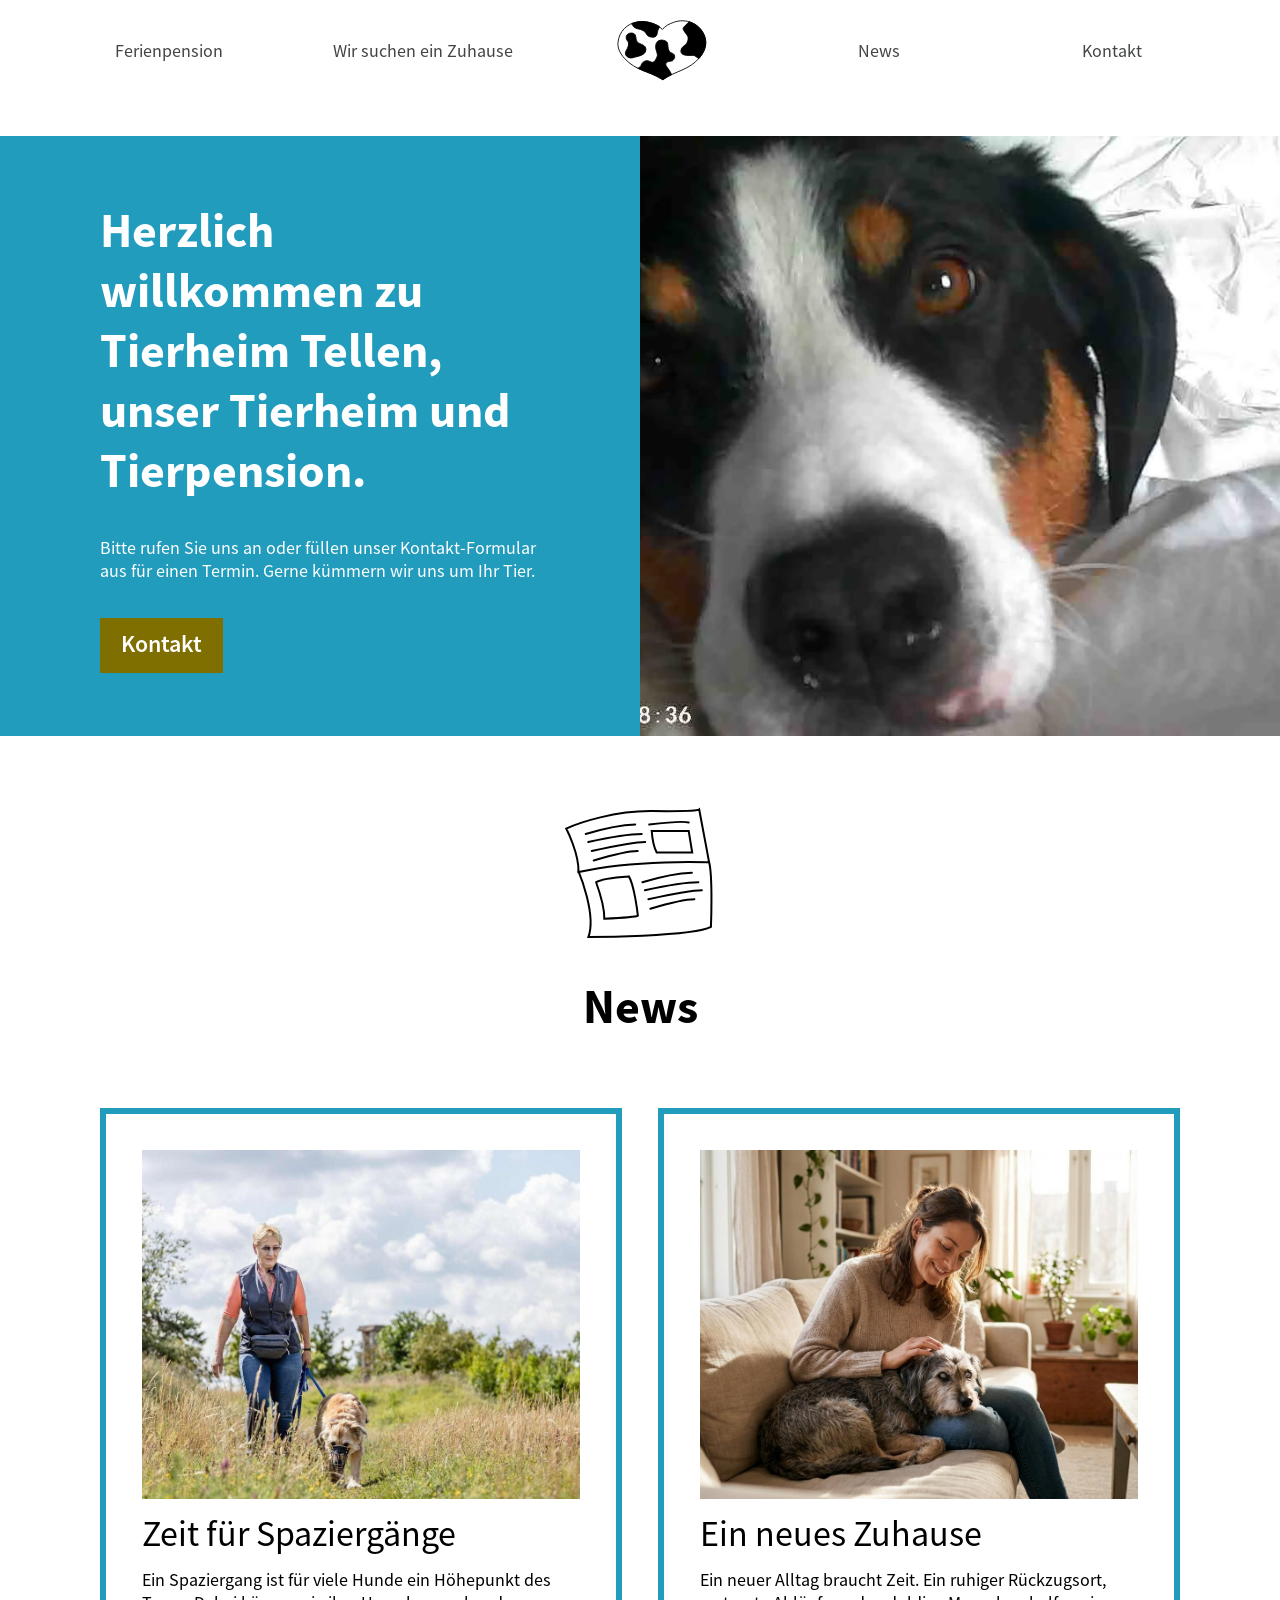
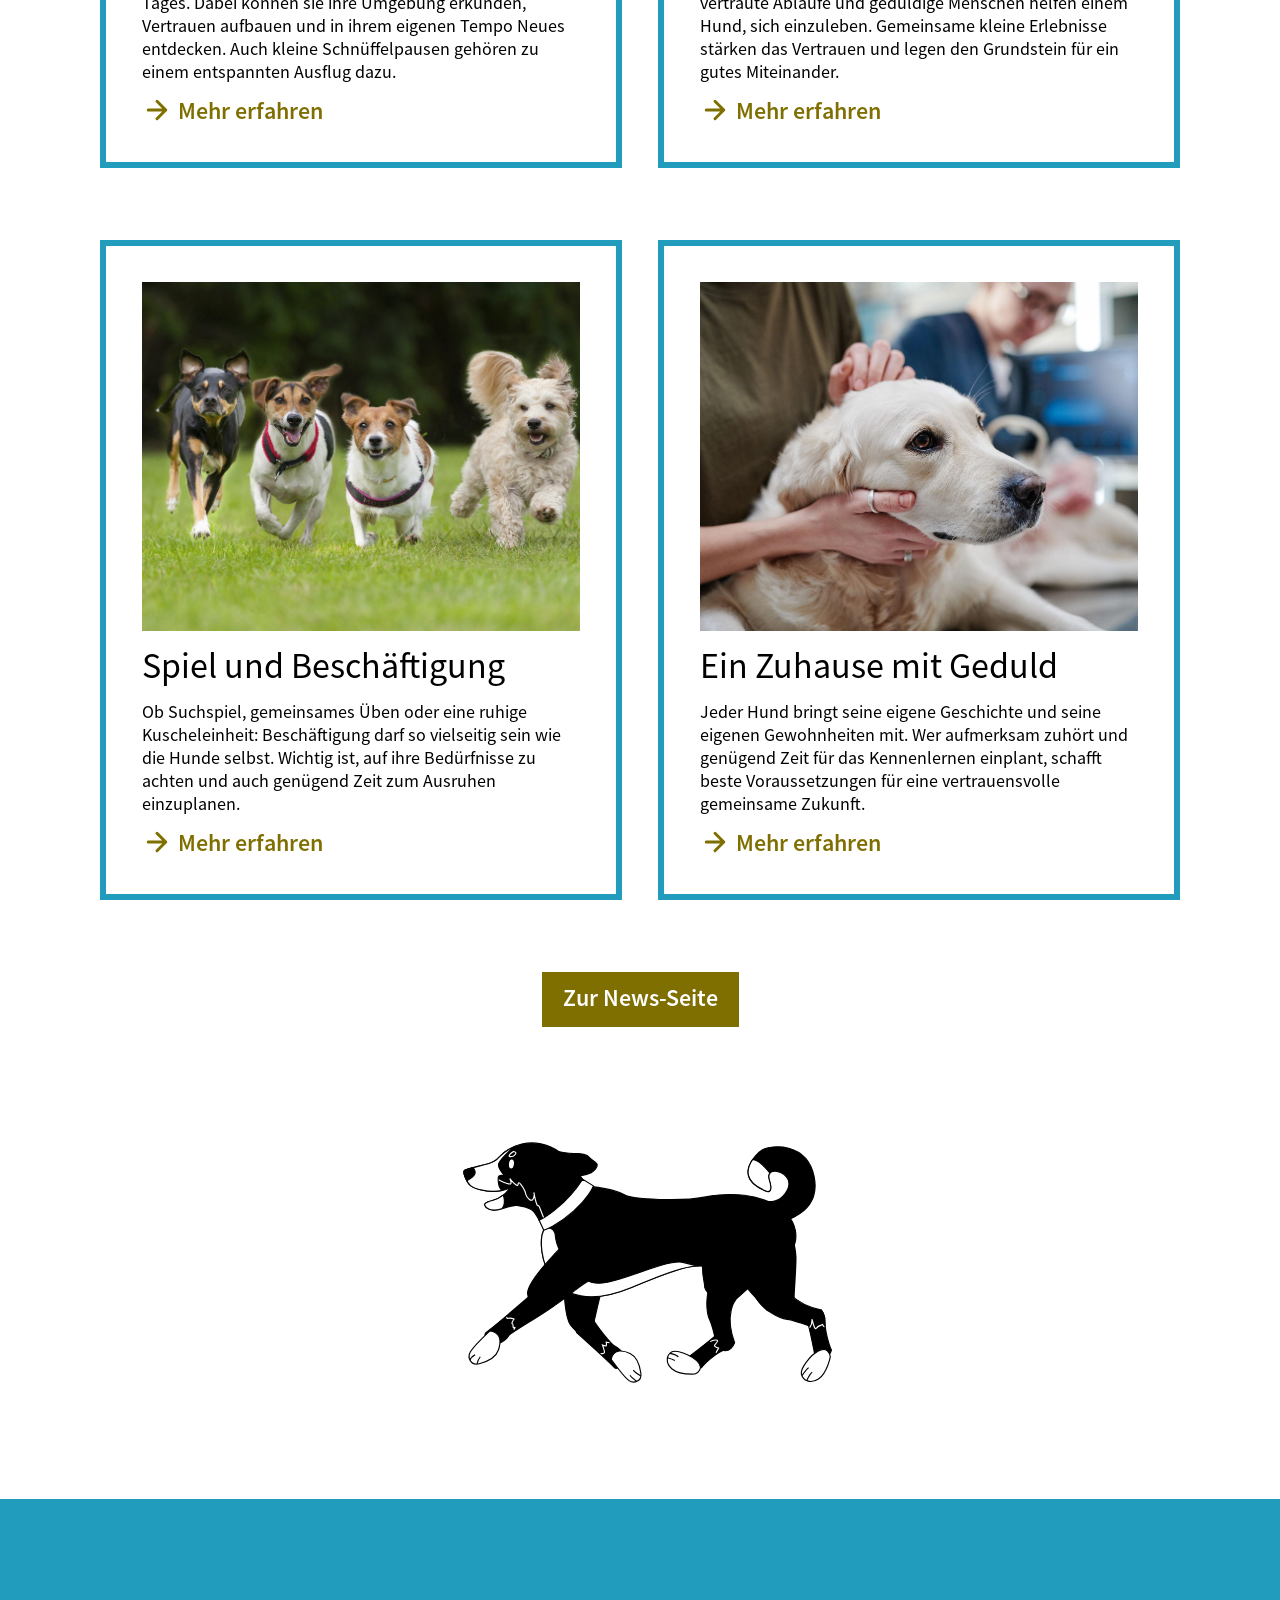
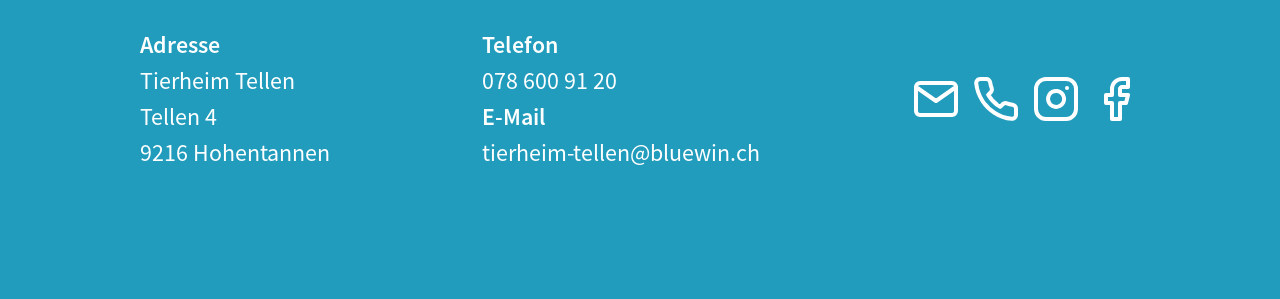
<file: index.html>
<!doctype html>
<html lang="de">
<head>
  <meta charset="utf-8">
  <meta name="viewport" content="width=device-width, initial-scale=1">
  <meta name="description" content="Willkommen im Tierheim Tellen, Ihrem Tierheim und Ihrer Tierpension.">
  <title>Tierheim Tellen</title>
  <link rel="stylesheet" href="css/styles.css">
  <script src="js/main.js" defer></script>
</head>
<body>
  <header class="site-header">
    <nav class="navigation" aria-label="Hauptnavigation">
      <span class="nav-item nav-desktop">Ferienpension</span>
      <a class="nav-item nav-desktop" href="hunde.html">Wir suchen ein Zuhause</a>
      <a class="site-logo" href="index.html" aria-label="Tierheim Tellen – Startseite" data-animation="assets/animations/heart-[better-lottie].svg" data-animation-mode="heart"><img src="assets/icons/logo.svg" alt="" width="105" height="67"></a>
      <span class="nav-item nav-desktop">News</span>
      <a class="nav-item nav-desktop" href="kontakt.html">Kontakt</a>
      <button class="menu-toggle" type="button" aria-expanded="false" aria-controls="mobile-menu" aria-label="Menü öffnen"><span></span><span></span><span></span></button>
      <div class="mobile-menu" id="mobile-menu" hidden>
        <span class="nav-item">Ferienpension</span>
        <a class="nav-item" href="hunde.html">Wir suchen ein Zuhause</a>
        <a class="nav-item" href="index.html">News</a>
        <a class="nav-item" href="kontakt.html">Kontakt</a>
      </div>
    </nav>
  </header>
  <main>
    <section class="hero hero--home" aria-labelledby="home-title">
      <div class="hero__copy">
        <h1 id="home-title">Herzlich willkommen zu Tierheim Tellen, unser Tierheim und Tierpension.</h1>
        <p>Bitte rufen Sie uns an oder füllen unser Kontakt-Formular aus für einen Termin. Gerne kümmern wir uns um Ihr Tier.</p>
        <a class="button button--primary" href="kontakt.html">Kontakt</a>
      </div>
      <img class="hero__image" src="assets/images/home-hero.jpg" alt="Hund im Tierheim">
    </section>
    <section class="content-section news-section" aria-labelledby="news-title">
      <div class="illustration illustration--news" data-animation="assets/animations/newspaper-[better-lottie].svg"><img src="assets/illustrations/news.svg" alt="" width="142" height="65"></div>
      <h2 class="section-title" id="news-title">News</h2>
      <div class="card-grid">
        <article class="card news-card">
          <img class="card__image" src="assets/images/news2.jpeg" alt="Frau und Hund auf einem Spaziergang">
          <h3>Zeit für Spaziergänge</h3>
          <p>Ein Spaziergang ist für viele Hunde ein Höhepunkt des Tages. Dabei können sie ihre Umgebung erkunden, Vertrauen aufbauen und in ihrem eigenen Tempo Neues entdecken. Auch kleine Schnüffelpausen gehören zu einem entspannten Ausflug dazu.</p>
          <span class="text-action"><img src="assets/icons/arrow.svg" alt="" width="30" height="30">Mehr erfahren</span>
        </article>
        <article class="card news-card">
          <img class="card__image" src="assets/images/news1.jpeg" alt="Frau streichelt einen Hund auf dem Sofa">
          <h3>Ein neues Zuhause</h3>
          <p>Ein neuer Alltag braucht Zeit. Ein ruhiger Rückzugsort, vertraute Abläufe und geduldige Menschen helfen einem Hund, sich einzuleben. Gemeinsame kleine Erlebnisse stärken das Vertrauen und legen den Grundstein für ein gutes Miteinander.</p>
          <span class="text-action"><img src="assets/icons/arrow.svg" alt="" width="30" height="30">Mehr erfahren</span>
        </article>
        <article class="card news-card card--desktop">
          <img class="card__image" src="assets/images/news3.jpeg" alt="Vier Hunde laufen über eine Wiese">
          <h3>Spiel und Beschäftigung</h3>
          <p>Ob Suchspiel, gemeinsames Üben oder eine ruhige Kuscheleinheit: Beschäftigung darf so vielseitig sein wie die Hunde selbst. Wichtig ist, auf ihre Bedürfnisse zu achten und auch genügend Zeit zum Ausruhen einzuplanen.</p>
          <span class="text-action"><img src="assets/icons/arrow.svg" alt="" width="30" height="30">Mehr erfahren</span>
        </article>
        <article class="card news-card card--desktop">
          <img class="card__image" src="assets/images/news4.jpeg" alt="Ein Hund wird gestreichelt">
          <h3>Ein Zuhause mit Geduld</h3>
          <p>Jeder Hund bringt seine eigene Geschichte und seine eigenen Gewohnheiten mit. Wer aufmerksam zuhört und genügend Zeit für das Kennenlernen einplant, schafft beste Voraussetzungen für eine vertrauensvolle gemeinsame Zukunft.</p>
          <span class="text-action"><img src="assets/icons/arrow.svg" alt="" width="30" height="30">Mehr erfahren</span>
        </article>
      </div>
      <span class="button button--primary button--unavailable">Zur News-Seite</span>
    </section>
    <div class="illustration illustration--running" data-animation="assets/animations/261031_dog_run-[better-lottie].svg"><img src="assets/illustrations/running-dog.svg" alt="" width="566" height="400"></div>
  </main>
  <footer class="site-footer">
    <div class="footer-block"><strong>Adresse</strong><span>Tierheim Tellen<br>Tellen 4<br>9216 Hohentannen</span></div>
    <div class="footer-block"><strong>Telefon</strong><span>078 600 91 20</span><strong>E-Mail</strong><span>tierheim-tellen@bluewin.ch</span></div>
    <div class="social-icons" aria-label="Kontakt und soziale Medien">
      <span class="social-icon"><img src="assets/icons/mail.svg" alt="E-Mail" width="44" height="36"></span><img src="assets/icons/phone.svg" alt="Telefon" width="48" height="48"><img src="assets/icons/instagram.svg" alt="Instagram" width="48" height="48"><img src="assets/icons/facebook.svg" alt="Facebook" width="48" height="48">
    </div>
  </footer>
</body>
</html>
</file>
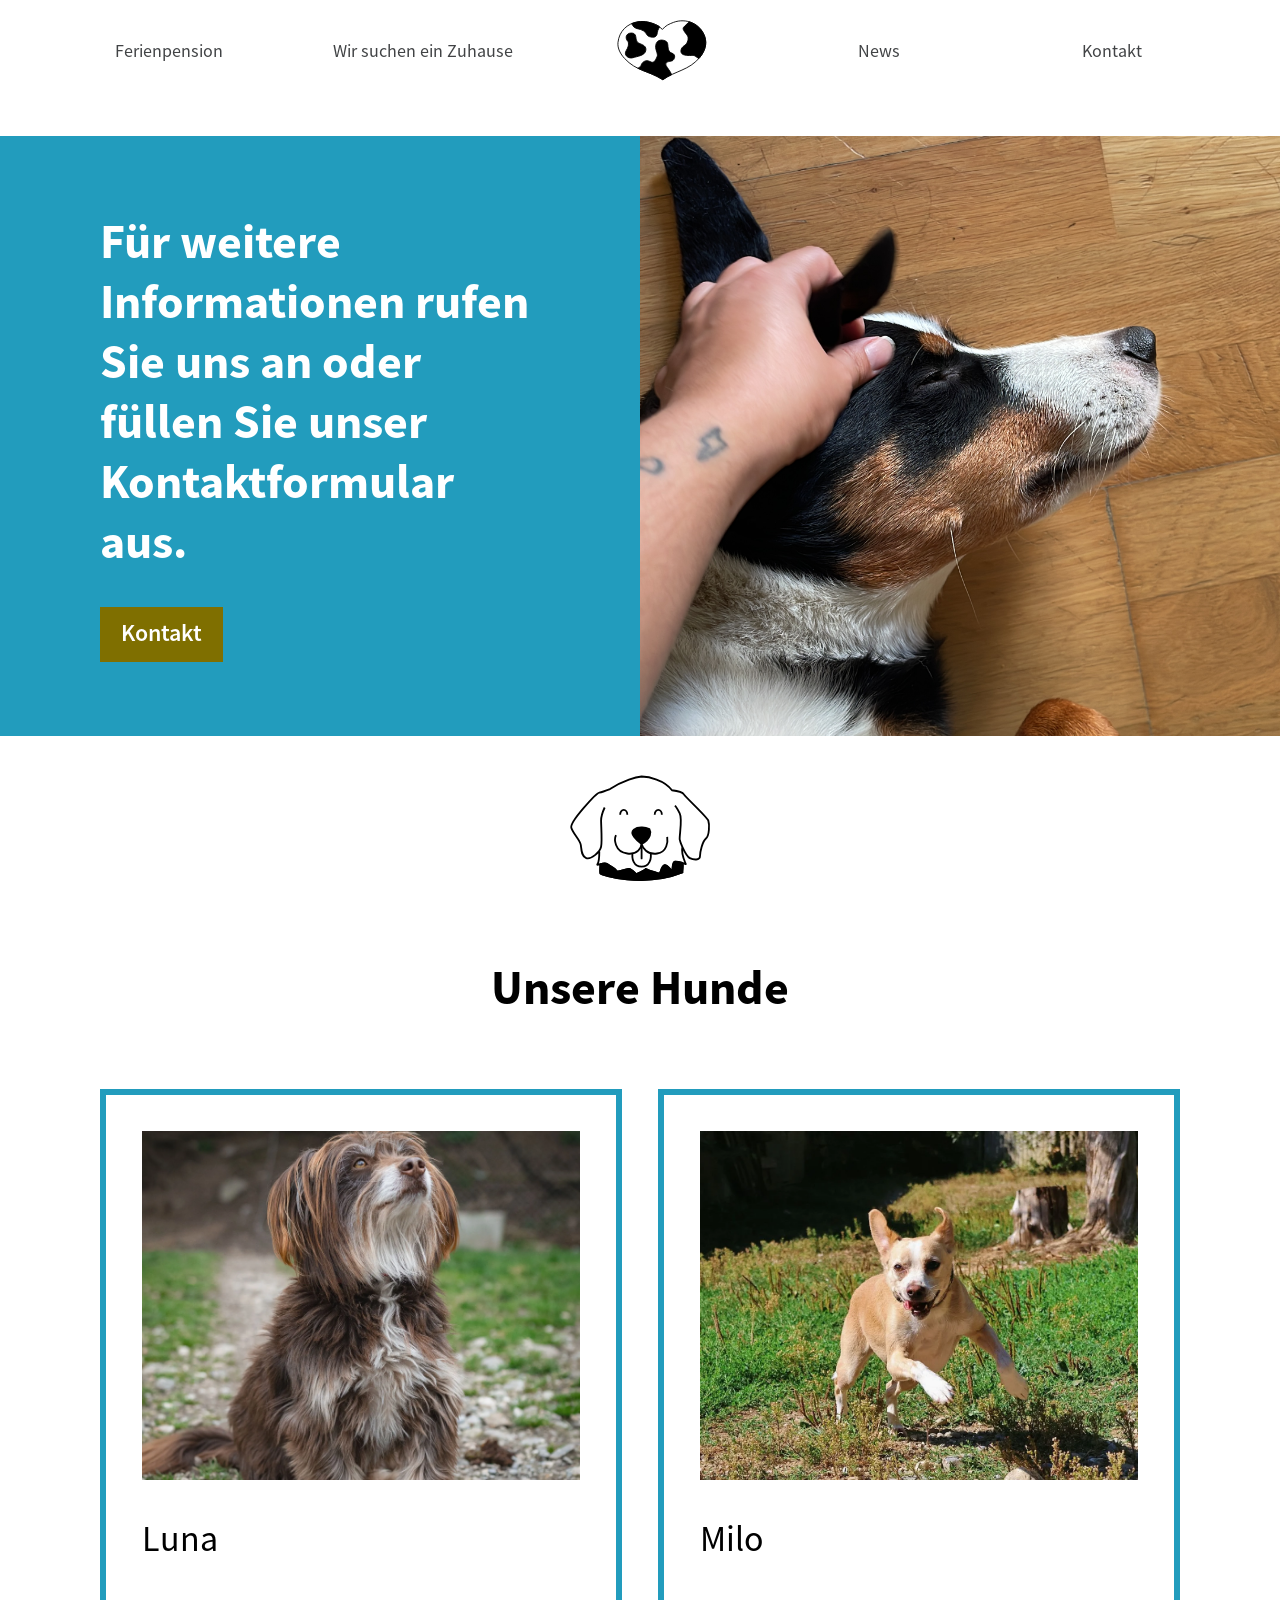
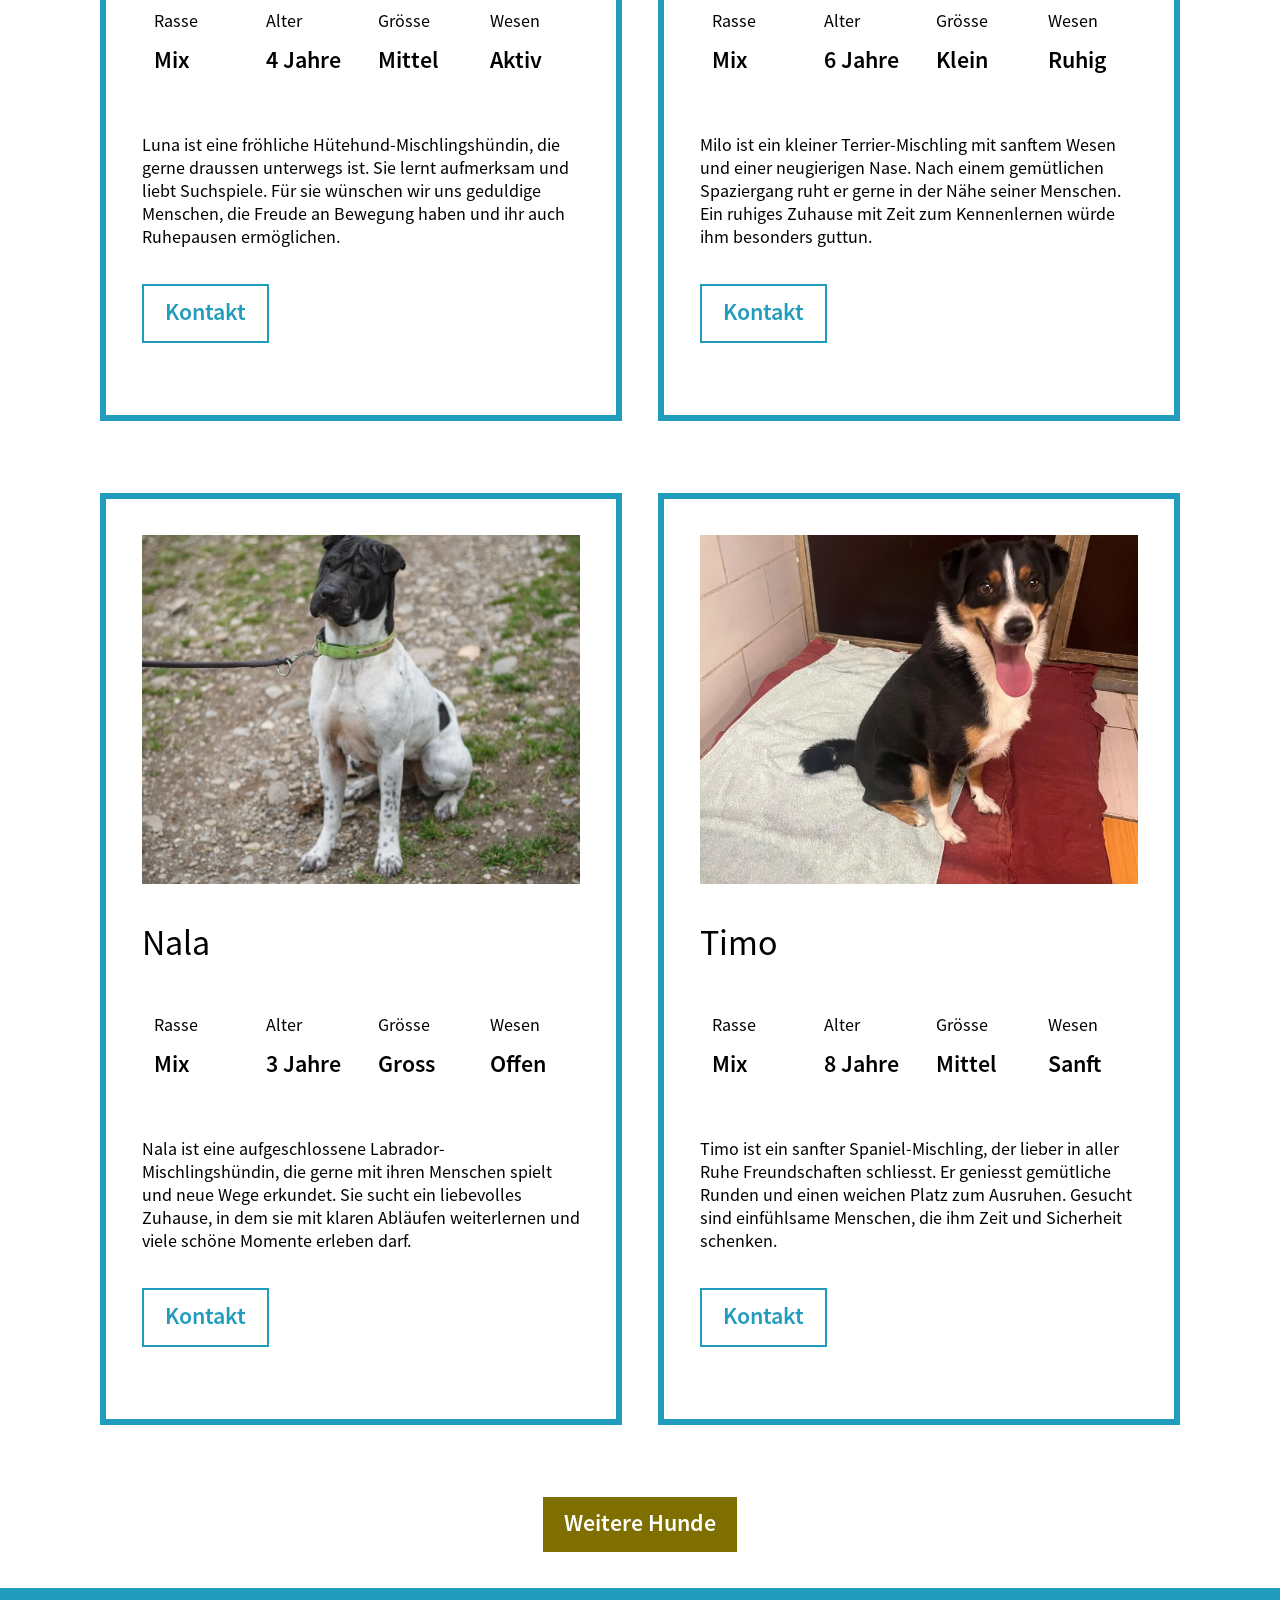
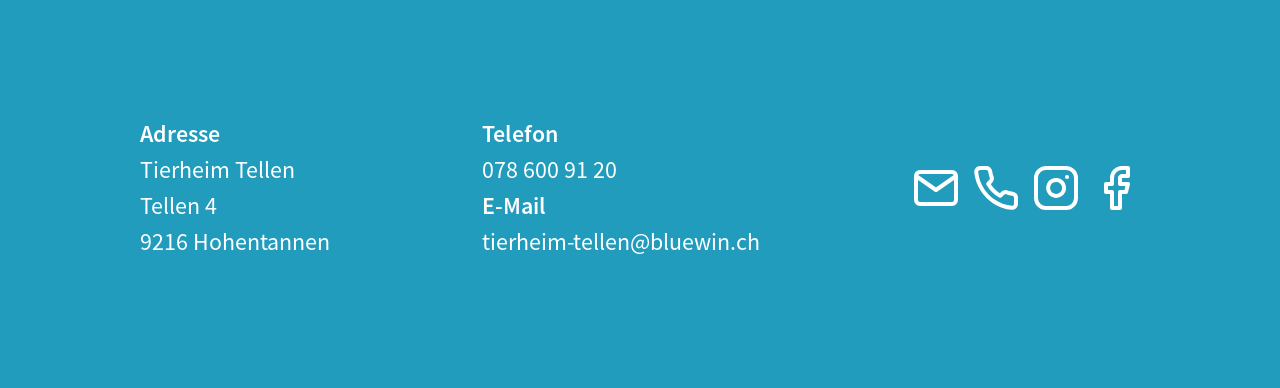
<file: hunde.html>
<!doctype html>
<html lang="de">
<head>
  <meta charset="utf-8">
  <meta name="viewport" content="width=device-width, initial-scale=1">
  <meta name="description" content="Unsere Hunde im Tierheim Tellen.">
  <title>Unsere Hunde – Tierheim Tellen</title>
  <link rel="stylesheet" href="css/styles.css">
  <script src="js/main.js" defer></script>
</head>
<body>
  <header class="site-header">
    <nav class="navigation" aria-label="Hauptnavigation">
      <span class="nav-item nav-desktop">Ferienpension</span>
      <a class="nav-item nav-desktop" href="hunde.html" aria-current="page">Wir suchen ein Zuhause</a>
      <a class="site-logo" href="index.html" aria-label="Tierheim Tellen – Startseite" data-animation="assets/animations/heart-[better-lottie].svg" data-animation-mode="heart"><img src="assets/icons/logo.svg" alt="" width="105" height="67"></a>
      <span class="nav-item nav-desktop">News</span>
      <a class="nav-item nav-desktop" href="kontakt.html">Kontakt</a>
      <button class="menu-toggle" type="button" aria-expanded="false" aria-controls="mobile-menu" aria-label="Menü öffnen"><span></span><span></span><span></span></button>
      <div class="mobile-menu" id="mobile-menu" hidden>
        <span class="nav-item">Ferienpension</span>
        <a class="nav-item" href="hunde.html" aria-current="page">Wir suchen ein Zuhause</a>
        <a class="nav-item" href="index.html">News</a>
        <a class="nav-item" href="kontakt.html">Kontakt</a>
      </div>
    </nav>
  </header>
  <main>
    <section class="hero hero--dogs" aria-labelledby="dogs-intro">
      <div class="hero__copy">
        <h1 id="dogs-intro">Für weitere Informationen rufen Sie uns an oder füllen Sie unser Kontaktformular aus.</h1>
        <a class="button button--primary" href="kontakt.html">Kontakt</a>
      </div>
      <img class="hero__image" src="assets/images/dogs-hero.jpg" alt="Ein Hund wird gestreichelt">
    </section>
    <section class="content-section dogs-section" aria-labelledby="dogs-title">
      <div class="illustration illustration--dog" data-animation="assets/animations/dog_head-2-[better-lottie].svg"><img src="assets/illustrations/dog.svg" alt="" width="150" height="113"></div>
      <h2 class="section-title" id="dogs-title">Unsere Hunde</h2>
      <div class="card-grid">
        <article class="card dog-card">
          <div class="dog-card__heading"><img class="card__image" src="assets/images/luna.webp" alt="Beispielfoto für Luna"><h3>Luna</h3></div>
          <dl class="dog-facts"><div><dt>Rasse</dt><dd>Mix</dd></div><div><dt>Alter</dt><dd>4 Jahre</dd></div><div><dt>Grösse</dt><dd>Mittel</dd></div><div><dt>Wesen</dt><dd>Aktiv</dd></div></dl>
          <p class="dog-card__description">Luna ist eine fröhliche Hütehund-Mischlingshündin, die gerne draussen unterwegs ist. Sie lernt aufmerksam und liebt Suchspiele. Für sie wünschen wir uns geduldige Menschen, die Freude an Bewegung haben und ihr auch Ruhepausen ermöglichen.</p>
          <a class="button button--secondary" href="kontakt.html">Kontakt</a>
        </article>
        <article class="card dog-card">
          <div class="dog-card__heading"><img class="card__image" src="assets/images/milo.webp" alt="Beispielfoto für Milo"><h3>Milo</h3></div>
          <dl class="dog-facts"><div><dt>Rasse</dt><dd>Mix</dd></div><div><dt>Alter</dt><dd>6 Jahre</dd></div><div><dt>Grösse</dt><dd>Klein</dd></div><div><dt>Wesen</dt><dd>Ruhig</dd></div></dl>
          <p class="dog-card__description">Milo ist ein kleiner Terrier-Mischling mit sanftem Wesen und einer neugierigen Nase. Nach einem gemütlichen Spaziergang ruht er gerne in der Nähe seiner Menschen. Ein ruhiges Zuhause mit Zeit zum Kennenlernen würde ihm besonders guttun.</p>
          <a class="button button--secondary" href="kontakt.html">Kontakt</a>
        </article>
        <article class="card dog-card card--desktop">
          <div class="dog-card__heading"><img class="card__image" src="assets/images/nala.webp" alt="Beispielfoto für Nala"><h3>Nala</h3></div>
          <dl class="dog-facts"><div><dt>Rasse</dt><dd>Mix</dd></div><div><dt>Alter</dt><dd>3 Jahre</dd></div><div><dt>Grösse</dt><dd>Gross</dd></div><div><dt>Wesen</dt><dd>Offen</dd></div></dl>
          <p class="dog-card__description">Nala ist eine aufgeschlossene Labrador-Mischlingshündin, die gerne mit ihren Menschen spielt und neue Wege erkundet. Sie sucht ein liebevolles Zuhause, in dem sie mit klaren Abläufen weiterlernen und viele schöne Momente erleben darf.</p>
          <a class="button button--secondary" href="kontakt.html">Kontakt</a>
        </article>
        <article class="card dog-card card--desktop">
          <div class="dog-card__heading"><img class="card__image" src="assets/images/timo.webp" alt="Beispielfoto für Timo"><h3>Timo</h3></div>
          <dl class="dog-facts"><div><dt>Rasse</dt><dd>Mix</dd></div><div><dt>Alter</dt><dd>8 Jahre</dd></div><div><dt>Grösse</dt><dd>Mittel</dd></div><div><dt>Wesen</dt><dd>Sanft</dd></div></dl>
          <p class="dog-card__description">Timo ist ein sanfter Spaniel-Mischling, der lieber in aller Ruhe Freundschaften schliesst. Er geniesst gemütliche Runden und einen weichen Platz zum Ausruhen. Gesucht sind einfühlsame Menschen, die ihm Zeit und Sicherheit schenken.</p>
          <a class="button button--secondary" href="kontakt.html">Kontakt</a>
        </article>
      </div>
      <span class="button button--primary button--unavailable">Weitere Hunde</span>
    </section>
  </main>
  <footer class="site-footer">
    <div class="footer-block"><strong>Adresse</strong><span>Tierheim Tellen<br>Tellen 4<br>9216 Hohentannen</span></div>
    <div class="footer-block"><strong>Telefon</strong><span>078 600 91 20</span><strong>E-Mail</strong><span>tierheim-tellen@bluewin.ch</span></div>
    <div class="social-icons" aria-label="Kontakt und soziale Medien">
      <span class="social-icon"><img src="assets/icons/mail.svg" alt="E-Mail" width="44" height="36"></span><img src="assets/icons/phone.svg" alt="Telefon" width="48" height="48"><img src="assets/icons/instagram.svg" alt="Instagram" width="48" height="48"><img src="assets/icons/facebook.svg" alt="Facebook" width="48" height="48">
    </div>
  </footer>
</body>
</html>
</file>
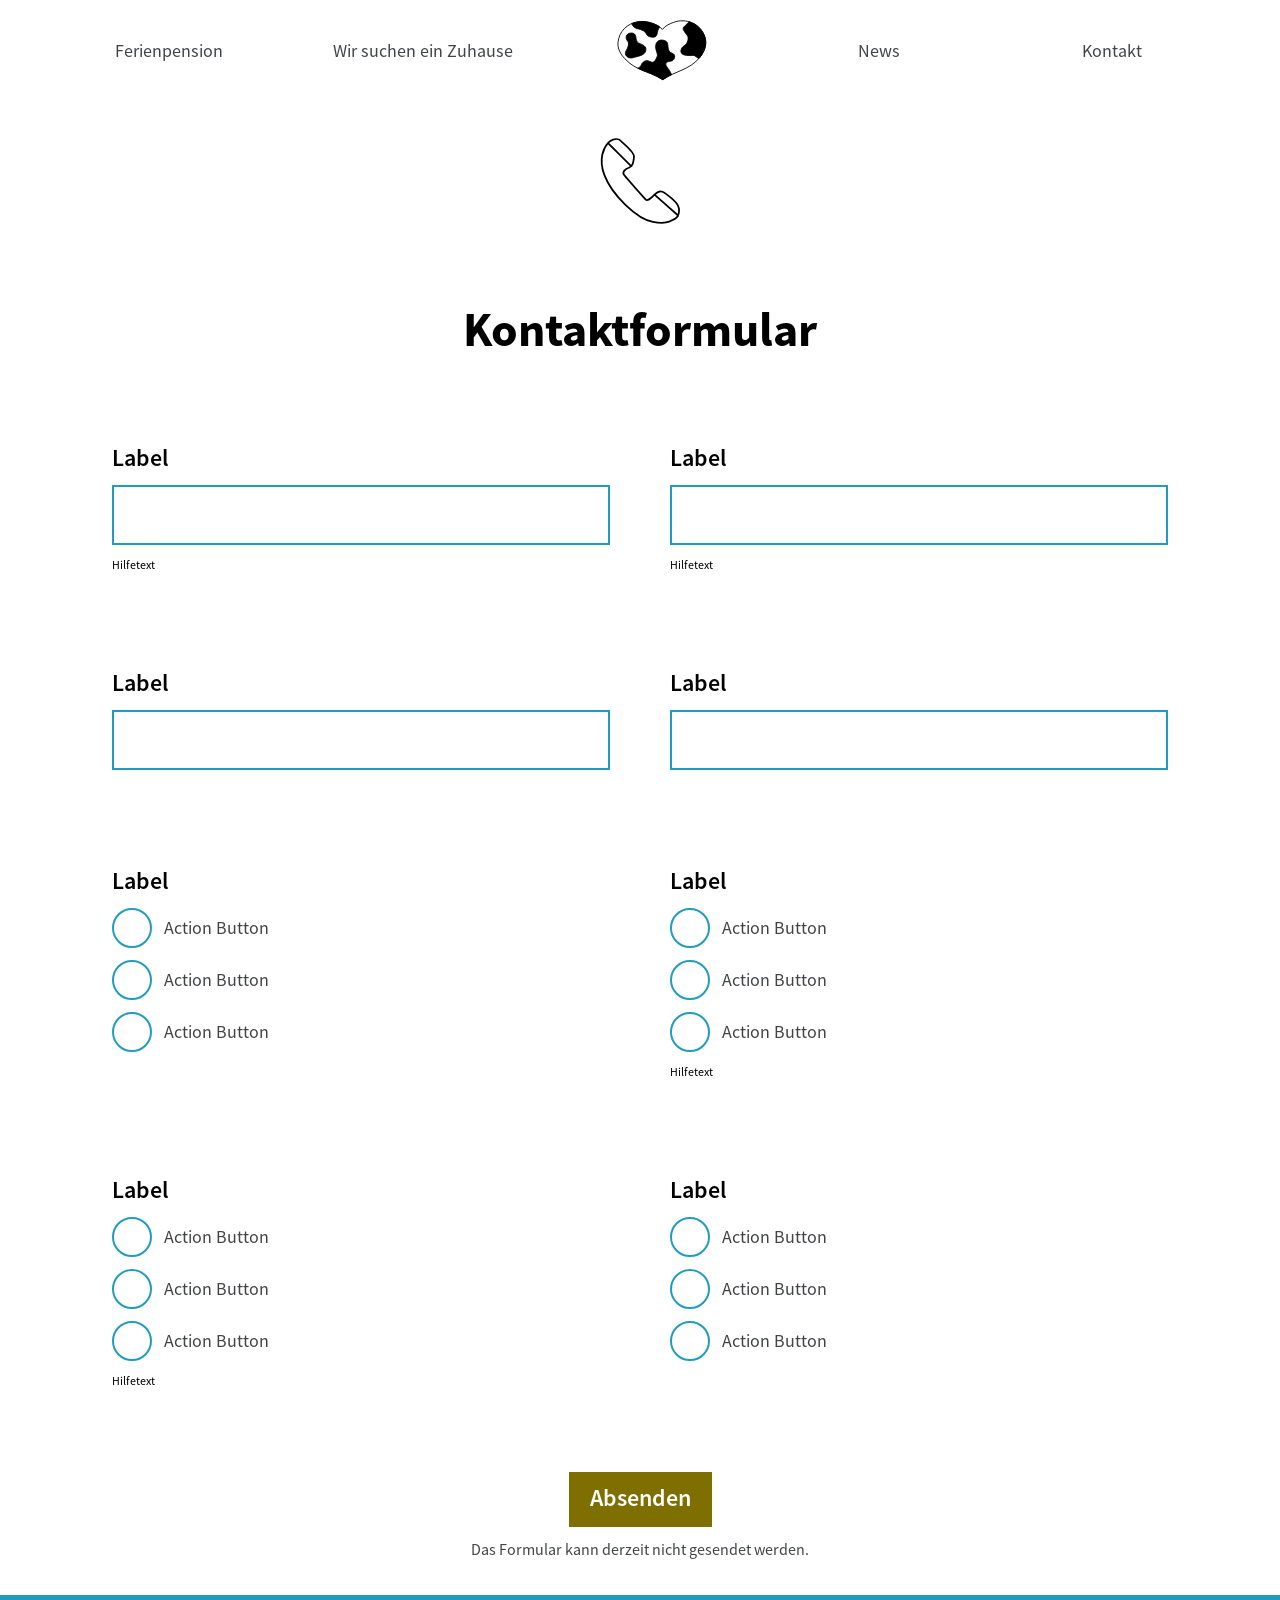
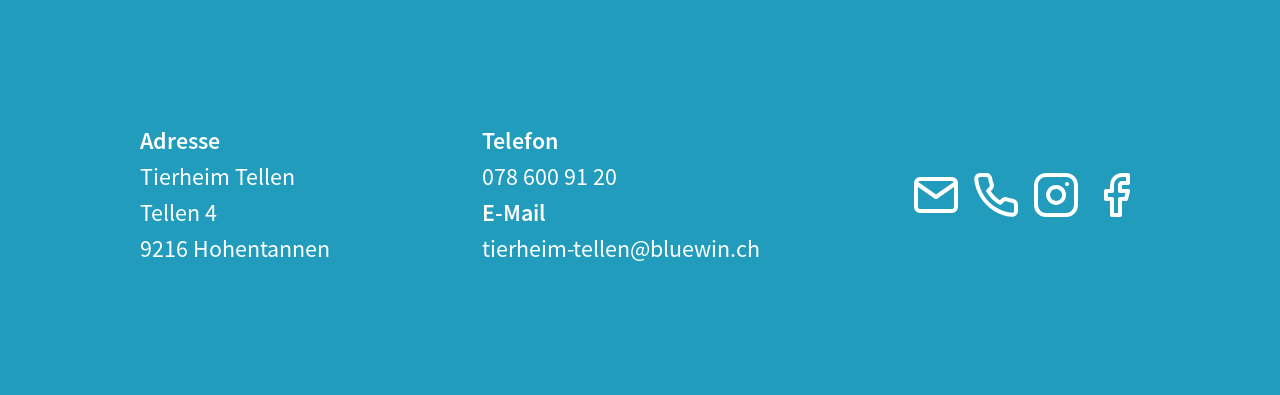
<file: kontakt.html>
<!doctype html>
<html lang="de">
<head>
  <meta charset="utf-8">
  <meta name="viewport" content="width=device-width, initial-scale=1">
  <meta name="description" content="Kontaktformular des Tierheims Tellen.">
  <title>Kontakt – Tierheim Tellen</title>
  <link rel="stylesheet" href="css/styles.css">
  <script src="js/main.js" defer></script>
</head>
<body>
  <header class="site-header">
    <nav class="navigation" aria-label="Hauptnavigation">
      <span class="nav-item nav-desktop">Ferienpension</span>
      <a class="nav-item nav-desktop" href="hunde.html">Wir suchen ein Zuhause</a>
      <a class="site-logo" href="index.html" aria-label="Tierheim Tellen – Startseite" data-animation="assets/animations/heart-[better-lottie].svg" data-animation-mode="heart"><img src="assets/icons/logo.svg" alt="" width="105" height="67"></a>
      <span class="nav-item nav-desktop">News</span>
      <a class="nav-item nav-desktop" href="kontakt.html" aria-current="page">Kontakt</a>
      <button class="menu-toggle" type="button" aria-expanded="false" aria-controls="mobile-menu" aria-label="Menü öffnen"><span></span><span></span><span></span></button>
      <div class="mobile-menu" id="mobile-menu" hidden>
        <span class="nav-item">Ferienpension</span>
        <a class="nav-item" href="hunde.html">Wir suchen ein Zuhause</a>
        <a class="nav-item" href="index.html">News</a>
        <a class="nav-item" href="kontakt.html" aria-current="page">Kontakt</a>
      </div>
    </nav>
  </header>
  <main>
    <section class="content-section contact-section" aria-labelledby="contact-title">
      <div class="illustration illustration--contact" data-animation="assets/animations/phone-[better-lottie].svg">
        <img
          src="assets/illustrations/contact.svg"
          alt="Telefon-Illustration"
          class="phone-animation"
        >
</div>
      <h1 class="section-title" id="contact-title">Kontaktformular</h1>
      <form class="contact-form" aria-describedby="form-note">
        <div class="form-grid">
          <div class="form-field"><label for="field-1">Label</label><input id="field-1" name="field-1" type="text" aria-describedby="help-1"><small id="help-1">Hilfetext</small></div>
          <div class="form-field"><label for="field-2">Label</label><input id="field-2" name="field-2" type="text" aria-describedby="help-2"><small id="help-2">Hilfetext</small></div>
          <div class="form-field"><label for="field-3">Label</label><input id="field-3" name="field-3" type="text"></div>
          <div class="form-field"><label for="field-4">Label</label><input id="field-4" name="field-4" type="text"></div>
          <fieldset class="form-field choice-group"><legend>Label</legend><div class="choice-placeholder"><span></span>Action Button</div><div class="choice-placeholder"><span></span>Action Button</div><div class="choice-placeholder"><span></span>Action Button</div></fieldset>
          <fieldset class="form-field choice-group"><legend>Label</legend><div class="choice-placeholder"><span></span>Action Button</div><div class="choice-placeholder"><span></span>Action Button</div><div class="choice-placeholder"><span></span>Action Button</div><small>Hilfetext</small></fieldset>
          <fieldset class="form-field choice-group"><legend>Label</legend><div class="choice-placeholder"><span></span>Action Button</div><div class="choice-placeholder"><span></span>Action Button</div><div class="choice-placeholder"><span></span>Action Button</div><small>Hilfetext</small></fieldset>
          <fieldset class="form-field choice-group"><legend>Label</legend><div class="choice-placeholder"><span></span>Action Button</div><div class="choice-placeholder"><span></span>Action Button</div><div class="choice-placeholder"><span></span>Action Button</div></fieldset>
        </div>
        <button class="button button--primary" type="submit" disabled aria-describedby="form-note">Absenden</button>
        <p class="form-note" id="form-note">Das Formular kann derzeit nicht gesendet werden.</p>
      </form>
    </section>
  </main>
  <footer class="site-footer">
    <div class="footer-block"><strong>Adresse</strong><span>Tierheim Tellen<br>Tellen 4<br>9216 Hohentannen</span></div>
    <div class="footer-block"><strong>Telefon</strong><span>078 600 91 20</span><strong>E-Mail</strong><span>tierheim-tellen@bluewin.ch</span></div>
    <div class="social-icons" aria-label="Kontakt und soziale Medien">
      <span class="social-icon"><img src="assets/icons/mail.svg" alt="E-Mail" width="44" height="36"></span><img src="assets/icons/phone.svg" alt="Telefon" width="48" height="48"><img src="assets/icons/instagram.svg" alt="Instagram" width="48" height="48"><img src="assets/icons/facebook.svg" alt="Facebook" width="48" height="48">
    </div>
  </footer>
</body>
</html>
</file>
<file: css/styles.css>
@font-face {
  font-family: "Source Sans Pro";
  src: url("../assets/fonts/SourceSansPro-Regular.otf") format("opentype");
  font-style: normal;
  font-weight: 400;
  font-display: swap;
}

@font-face {
  font-family: "Source Sans Pro";
  src: url("../assets/fonts/SourceSansPro-Semibold.otf") format("opentype");
  font-style: normal;
  font-weight: 600;
  font-display: swap;
}

@font-face {
  font-family: "Source Sans Pro";
  src: url("../assets/fonts/SourceSansPro-Bold.otf") format("opentype");
  font-style: normal;
  font-weight: 700;
  font-display: swap;
}

:root {
  --background: #fff;
  --blue: #229cbd;
  --ochre: #7f6f00;
  --green: #7ac844;
  --text: #414345;
  --white: #fff;
  --error: #bd2222;
  --disabled: #cacaca;
  --space: 36px;
}

* { box-sizing: border-box; }
[hidden] { display: none !important; }

body {
  margin: 0;
  background: var(--background);
  color: #000;
  font-family: "Source Sans Pro", sans-serif;
  font-size: 18px;
}

body, main { display: flex; flex-direction: column; gap: var(--space); }
main { align-items: center; }
h1, h2, h3, p, dl, dd { margin: 0; }
a { color: inherit; text-decoration: none; }
img { display: block; max-width: 100%; }
button, input { font: inherit; }
:focus-visible { outline: 3px solid var(--ochre); outline-offset: 4px; }

.site-header { width: 100%; }
.navigation {
  position: relative;
  display: flex;
  align-items: center;
  justify-content: space-between;
  height: 100px;
  padding: 12px 100px;
}

.nav-item {
  color: var(--text);
  text-align: center;
  white-space: nowrap;
}

.nav-desktop { flex: 0 0 137px; }
a.nav-item:hover, a.nav-item:focus-visible { font-weight: 700; }
.site-logo { position: relative; flex: 0 0 105px; }
.site-logo img { width: 105px; height: auto; }
.menu-toggle, .mobile-menu { display: none; }

.hero {
  position: relative;
  width: 100%;
  min-height: 600px;
  display: grid;
  grid-template-columns: 1fr 1fr;
}

.hero__copy {
  display: flex;
  flex-direction: column;
  justify-content: center;
  align-items: flex-start;
  gap: var(--space);
  background: var(--blue);
  color: var(--white);
  padding: 0 100px;
}

.hero h1, .section-title { font-size: 48px; font-weight: 700; line-height: normal; }
.hero__image { position: absolute; top: 0; right: 0; width: 50%; height: 100%; object-fit: cover; }

.button {
  display: inline-flex;
  align-items: center;
  justify-content: center;
  align-self: center;
  border: 0;
  padding: 11px 21px 14px;
  min-height: 55px;
  font-size: 24px;
  font-weight: 600;
  line-height: 30px;
  white-space: nowrap;
}

.hero .button, .dog-card .button { align-self: flex-start; }
.button--primary { background: var(--ochre); color: var(--white); }
a.button--primary:hover, a.button--primary:focus-visible { background: var(--green); }
.button--secondary {
  border: 2px solid var(--blue);
  background: var(--background);
  color: var(--blue);
  min-height: 59px;
}
.button--secondary:hover, .button--secondary:focus-visible { background: var(--blue); color: var(--white); }
.button--unavailable, button:disabled { cursor: default; }

.content-section { width: min(1338px, calc(100% - 102px)); }
.news-section, .dogs-section, .contact-section { display: flex; flex-direction: column; align-items: center; }
.section-title { text-align: center; color: #000; }
.news-section, .dogs-section { gap: 72px; }
.illustration { position: relative; display: grid; place-items: center; flex: none; }
.illustration img { width: 100%; height: 100%; object-fit: contain; }
.animation-object { position: absolute; left: 50%; top: 50%; transform: translate(-50%, -50%); width: 100%; height: 100%; pointer-events: none; visibility: hidden; }
[data-animation-ready] > .animation-object { visibility: visible; }
[data-animation-ready] > img { visibility: hidden; }
.site-logo .animation-object { width: 122.5px; height: 87.5px; }
.illustration--news .animation-object { width: 170px; height: 150px; }
.illustration--news { width: 142px; height: 65px; }
.illustration--dog { width: 150px; height: 112.56px; }
.illustration--contact { width: 90px; height: 90.99px; }
.illustration--running { width: min(566px, 100%); height: 400px; }

.card-grid {
  display: grid;
  grid-template-columns: repeat(2, minmax(0, 620px));
  justify-content: center;
  gap: 72px 36px;
  width: 100%;
}

.card {
  min-width: 0;
  border: 6px solid var(--blue);
  padding: 36px;
}
.card h3 { font-size: 36px; line-height: normal; font-weight: 400; }
.card p { font-size: 18px; line-height: normal; }
.card__image { width: 100%; height: 349px; object-fit: cover; }
.news-card { display: flex; flex-direction: column; gap: 12px; }
.text-action { display: flex; align-items: center; gap: 6px; color: var(--ochre); font-size: 24px; font-weight: 600; }
.text-action img { width: 30px; height: 30px; }

.dog-card { display: flex; flex-direction: column; gap: 36px; padding-bottom: 72px; }
.dog-card__heading { display: flex; flex-direction: column; gap: 36px; }
.dog-facts { display: flex; flex-wrap: wrap; gap: 12px; }
.dog-facts > div { width: 100px; height: 100px; padding: 12px; }
.dog-facts dt { font-size: 18px; }
.dog-facts dd { margin-top: 12px; font-size: 24px; font-weight: 600; }

.contact-section { gap: 72px; }
.contact-form { width: min(1284px, 100%); display: flex; flex-direction: column; align-items: center; gap: 72px; }
.form-grid { display: grid; grid-template-columns: repeat(2, minmax(0, 1fr)); gap: 72px 36px; width: 100%; }
.form-field { display: flex; flex-direction: column; align-items: stretch; gap: 12px; min-width: 0; margin: 0; border: 0; padding: 12px; }
.form-field label, .choice-group legend { padding: 0; font-size: 24px; font-weight: 600; line-height: 30px; }
.form-field input { width: 100%; height: 60px; padding: 8px; border: 2px solid var(--blue); border-radius: 0; background: var(--background); }
.form-field input:focus { outline: none; border-width: 6px; }
.form-field input[aria-invalid="true"] { border: 6px solid var(--error); }
.form-field input:disabled { border-color: var(--disabled); background: var(--disabled); }
.form-field small { font-size: 12px; line-height: 15px; }
.choice-group { gap: 12px; }
.choice-group legend { float: left; width: 100%; }
.choice-placeholder { display: flex; align-items: center; gap: 12px; color: var(--text); }
.choice-placeholder span { display: block; flex: 0 0 40px; width: 40px; height: 40px; border: 2px solid var(--blue); border-radius: 50%; }
.form-note { margin-top: -60px; color: var(--text); text-align: center; font-size: 16px; }

.site-footer {
  display: flex;
  justify-content: center;
  align-items: center;
  gap: 152px;
  min-height: 400px;
  padding: 72px;
  background: var(--blue);
  color: var(--white);
}
.footer-block { display: flex; flex-direction: column; font-size: 24px; line-height: 36px; }
.footer-block strong { font-weight: 600; }
.social-icons { display: flex; gap: 12px; align-items: center; }
.social-icons img { width: 48px; height: 48px; }
.social-icon { display: grid; place-items: center; width: 48px; height: 48px; }
.social-icon img { width: 44px; height: 36px; }

@media (min-width: 851px) {
  .news-section { margin-top: 66.5px; }
}

@media (min-width: 851px) and (max-width: 1150px) {
  .navigation { padding-inline: 48px; }
  .site-footer { gap: 36px; padding-inline: 36px; }
}

@media (min-width: 1024px) {
  .site-header { width: min(1440px, calc(100% - 200px)); margin-inline: auto; }
  .navigation { padding-inline: 0; }
  .content-section { width: min(1440px, calc(100% - 200px)); }
  .hero { grid-template-columns: repeat(2, minmax(0, 1fr)); }
  .hero h1 { overflow-wrap: anywhere; }
  .site-footer {
    gap: clamp(36px, (100vw - 950px) / 2, 152px);
    padding-inline: max(100px, (100% - 1440px) / 2);
  }
}

@media (max-width: 850px) {
  body { background: var(--white); }
  .navigation { height: 98.73px; padding: 16px 36px; }
  .nav-desktop { display: none; }
  .menu-toggle {
    display: flex;
    flex-direction: column;
    justify-content: center;
    gap: 6px;
    width: 48px;
    height: 48px;
    padding: 6px;
    border: 0;
    background: transparent;
    cursor: pointer;
  }
  .menu-toggle span { display: block; width: 36px; height: 3px; background: var(--text); }
  .mobile-menu {
    position: absolute;
    z-index: 2;
    top: 100%;
    right: 0;
    display: flex;
    flex-direction: column;
    align-items: center;
    justify-content: space-between;
    width: min(300px, 100vw);
    height: 344px;
    padding: 36px;
    background: var(--white);
    box-shadow: 0 4px 12px rgb(0 0 0 / 15%);
  }
  .hero { display: block; min-height: 0; }
  .hero__copy { min-height: 553px; padding: 72px; }
  .hero--dogs .hero__copy { min-height: 600px; }
  .hero h1, .section-title { font-size: 30px; }
  .hero__image { display: none; }
  .content-section { width: 100%; }
  .news-section, .dogs-section { gap: 36px; }
  .card-grid { grid-template-columns: minmax(0, 381px); gap: 36px; padding-inline: 9.5px; }
  .card--desktop { display: none; }
  .card__image { height: 349px; }
  .dog-card { padding-bottom: 36px; }
  .dog-card .card__image { height: 300px; }
  .dog-facts { max-width: 224px; height: 200px; overflow: hidden; }
  .dog-card__description { display: none; }
  .illustration--running { width: min(566px, calc(100% - 72px)); height: auto; aspect-ratio: 430 / 268; }
  .contact-section { width: min(381px, calc(100% - 19px)); gap: 36px; padding: 12px; }
  .contact-section .section-title { width: calc(100% + 24px); }
  .contact-form { gap: 36px; width: 100%; }
  .form-grid { grid-template-columns: 1fr; gap: 36px; }
  .form-note { margin-top: -24px; }
  .site-footer { min-height: 621px; flex-direction: column; align-items: flex-start; justify-content: flex-start; gap: 72px; padding: 72px 36px; }
}

@media (max-width: 360px) {
  .hero__copy { padding-inline: 36px; }
  .card { padding-inline: 24px; }
}
</file>
